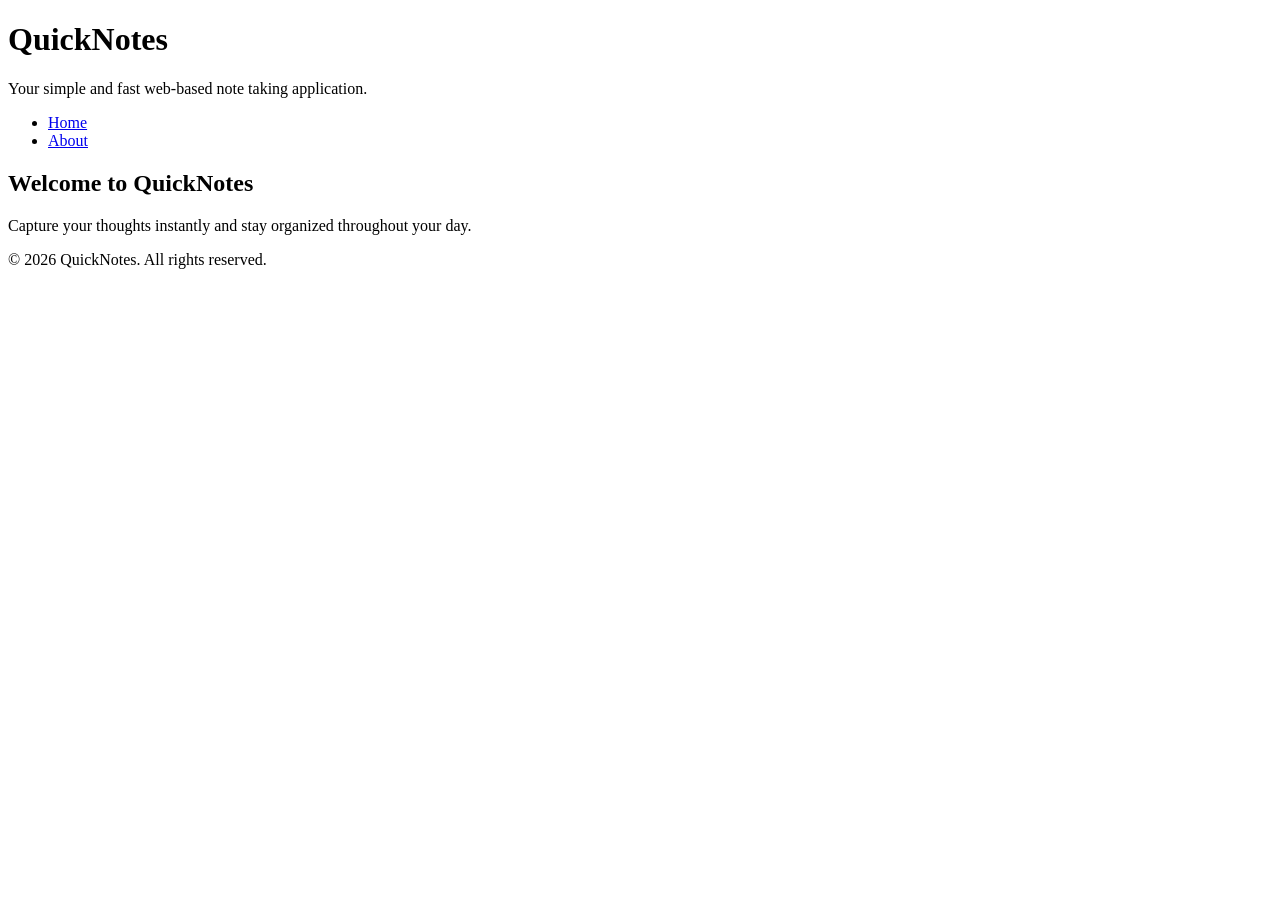
<file: day1/index.html>
<!DOCTYPE html>
<html lang="en">
<head>
  <meta charset="UTF-8">
  <meta name="viewport" content="width=device-width, initial-scale=1.0">
  <title>QuickNotes - Home</title>
</head>
<body>

  <header>
    <h1>QuickNotes</h1>
    <p>Your simple and fast web-based note taking application.</p>
    <nav>
      <ul>
        <li><a href="index.html">Home</a></li>
        <li><a href="about.html">About</a></li>
      </ul>
    </nav>
  </header>

  <main>
    <section>
      <h2>Welcome to QuickNotes</h2>
      <p>Capture your thoughts instantly and stay organized throughout your day.</p>
    </section>
  </main>

  <footer>
    <p>&copy; 2026 QuickNotes. All rights reserved.</p>
  </footer>

</body>
</html>
</file>
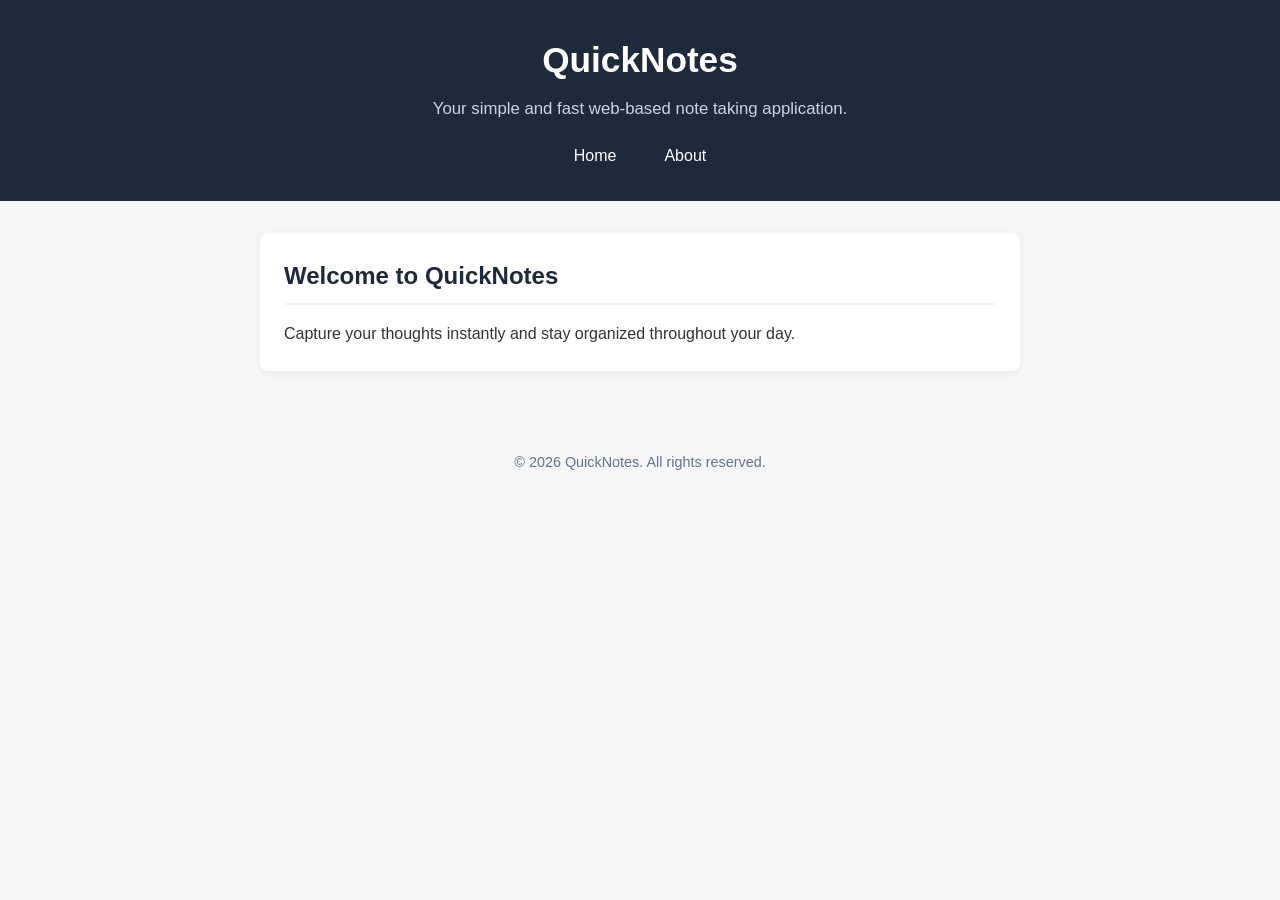
<file: day2/index.html>
<!DOCTYPE html>
<html lang="en">
<head>
  <meta charset="UTF-8">
  <meta name="viewport" content="width=device-width, initial-scale=1.0">
  <title>QuickNotes - Home</title>
  <link rel="stylesheet" href="style.css">
</head>
<body>

  <header>
    <h1>QuickNotes</h1>
    <p>Your simple and fast web-based note taking application.</p>
    <nav>
      <ul>
        <li><a href="index.html">Home</a></li>
        <li><a href="about.html">About</a></li>
      </ul>
    </nav>
  </header>

  <main>
    <section>
      <h2>Welcome to QuickNotes</h2>
      <p>Capture your thoughts instantly and stay organized throughout your day.</p>
    </section>
  </main>

  <footer>
    <p>&copy; 2026 QuickNotes. All rights reserved.</p>
  </footer>

</body>
</html>
</file>
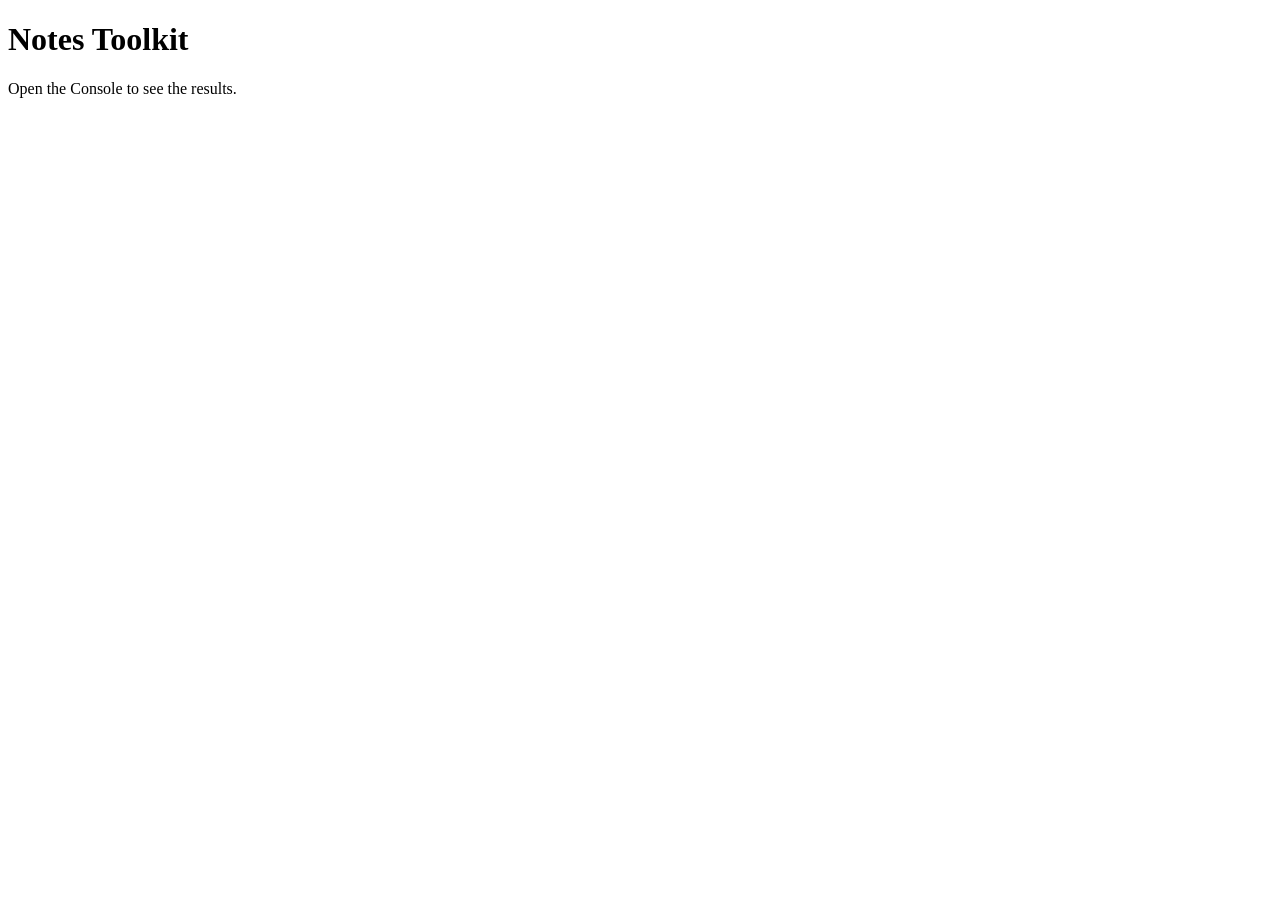
<file: day3/index.html>
<!DOCTYPE html>
<html lang="en">
<head>
  <meta charset="UTF-8">
  <meta name="viewport" content="width=device-width, initial-scale=1.0">
  <title>Notes Toolkit</title>
  <script src="script.js" defer></script>
</head>
<body>
  <h1>Notes Toolkit</h1>
  <p>Open the Console to see the results.</p>
</body>
</html>
</file>
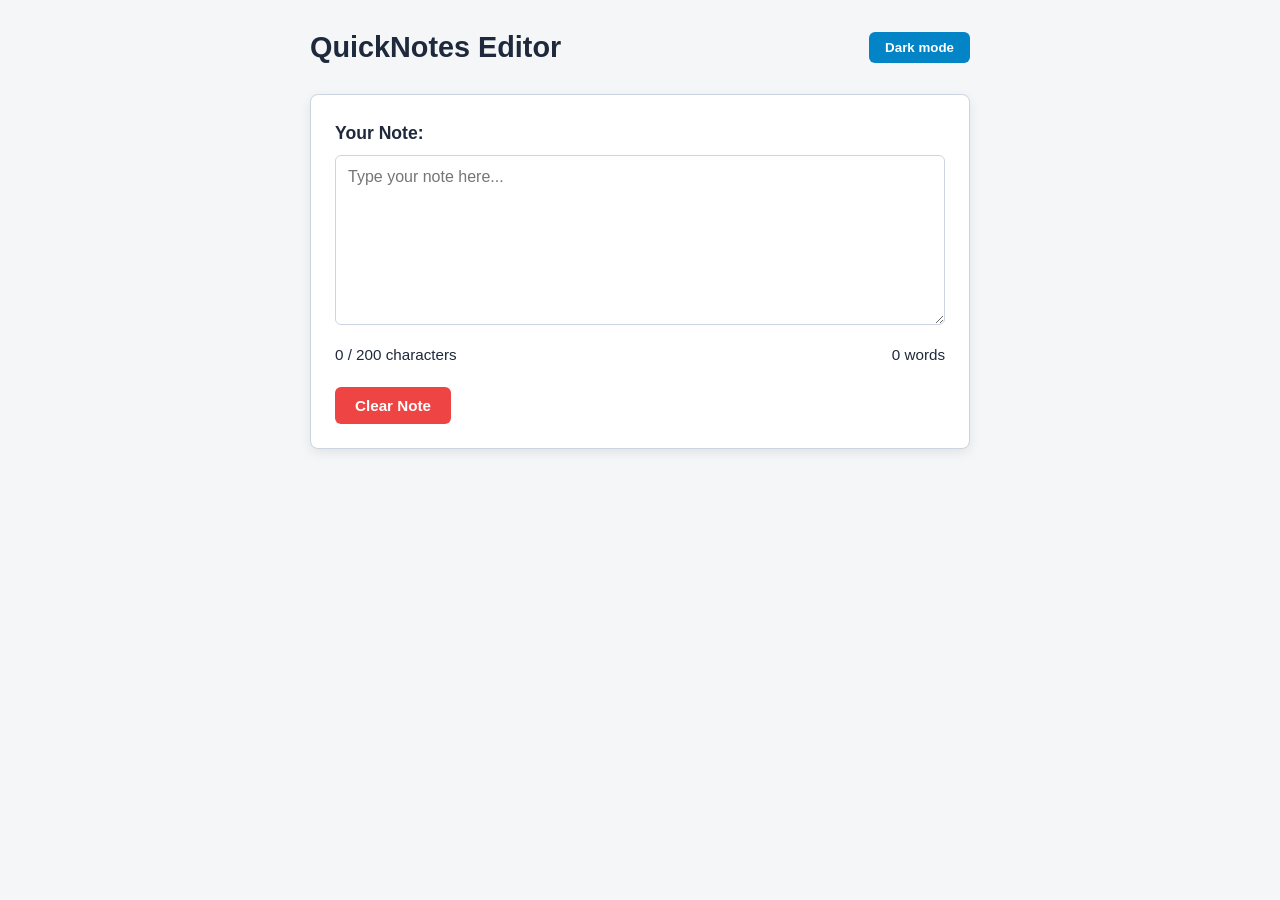
<file: day4/index.html>
<!DOCTYPE html>
<html lang="en">
<head>
  <meta charset="UTF-8">
  <meta name="viewport" content="width=device-width, initial-scale=1.0">
  <title>QuickNotes - Note Editor</title>
  <link rel="stylesheet" href="style.css">
  <script src="script.js" defer></script>
</head>
<body>

  <header>
    <h1>QuickNotes Editor</h1>
    <button id="theme-toggle" type="button">Dark mode</button>
  </header>

  <main>
    <section class="editor-section">
      <p>
        <label for="note-text"><strong>Your Note:</strong></label>
      </p>
      <textarea id="note-text" rows="8" placeholder="Type your note here..."></textarea>

      <div class="counter-container">
        <p id="char-count">0 / 200 characters</p>
        <p id="word-count">0 words</p>
      </div>

      <div class="actions">
        <button id="clear-btn" type="button">Clear Note</button>
      </div>
    </section>
  </main>

</body>
</html>
</file>
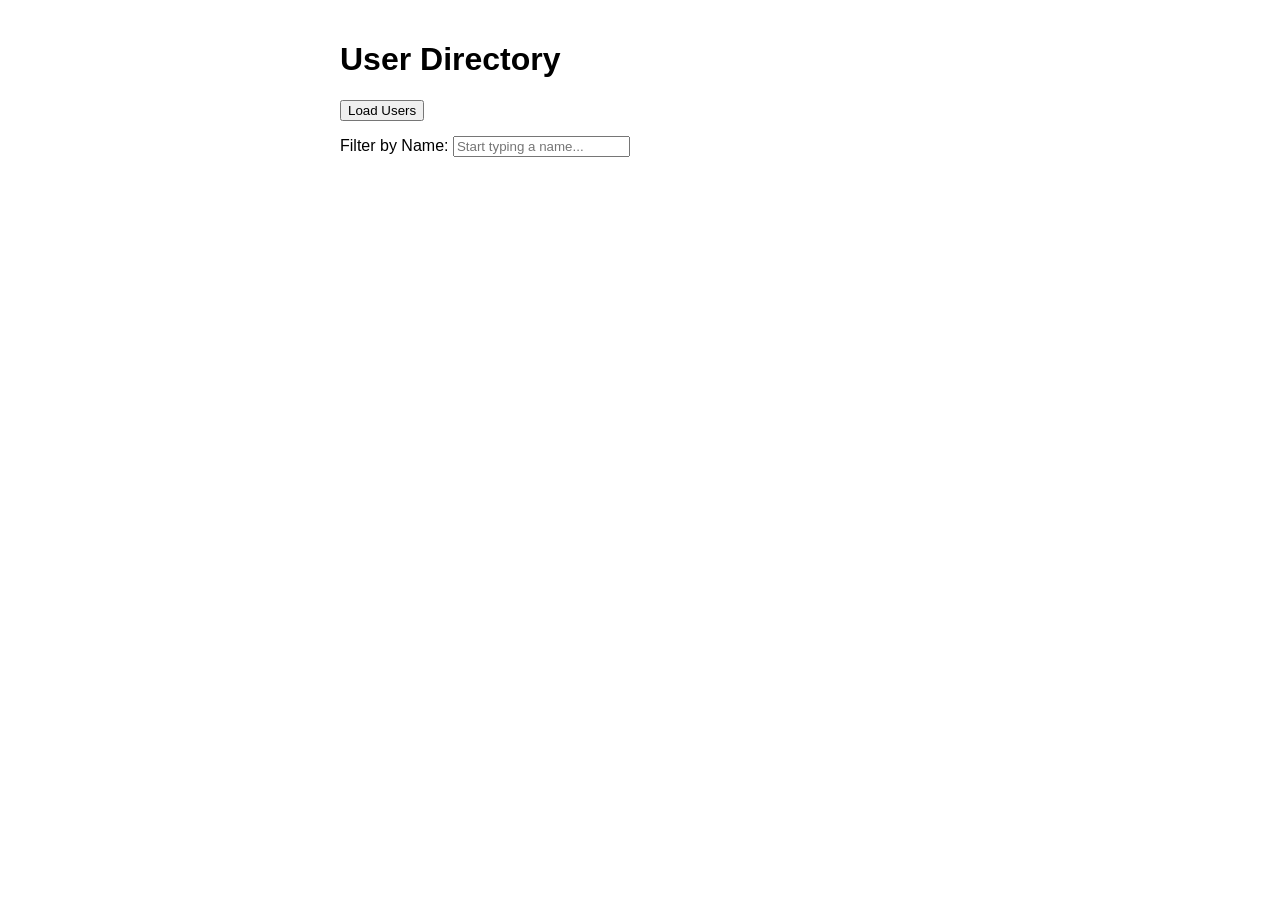
<file: day5/index.html>
<!DOCTYPE html>
<html lang="en">
<head>
  <meta charset="UTF-8">
  <meta name="viewport" content="width=device-width, initial-scale=1.0">
  <title>Day 5: User Directory</title>
  <script src="users.js" defer></script>
  <style>
    body { font-family: sans-serif; padding: 20px; max-width: 600px; margin: auto; }
    .form-group { margin: 15px 0; }
    .user-card { border: 1px solid #ccc; padding: 15px; margin-bottom: 10px; border-radius: 5px; }
    .user-card h3 { margin-top: 0; }
  </style>
</head>
<body>
  <h1>User Directory</h1>
  
  <button id="load-users">Load Users</button>

  <div class="form-group">
    <label for="filter-input">Filter by Name:</label>
    <input type="text" id="filter-input" placeholder="Start typing a name...">
  </div>

  <p id="status"></p>

  <ul id="users-list" style="list-style-type: none; padding: 0;"></ul>
</body>
</html>
</file>
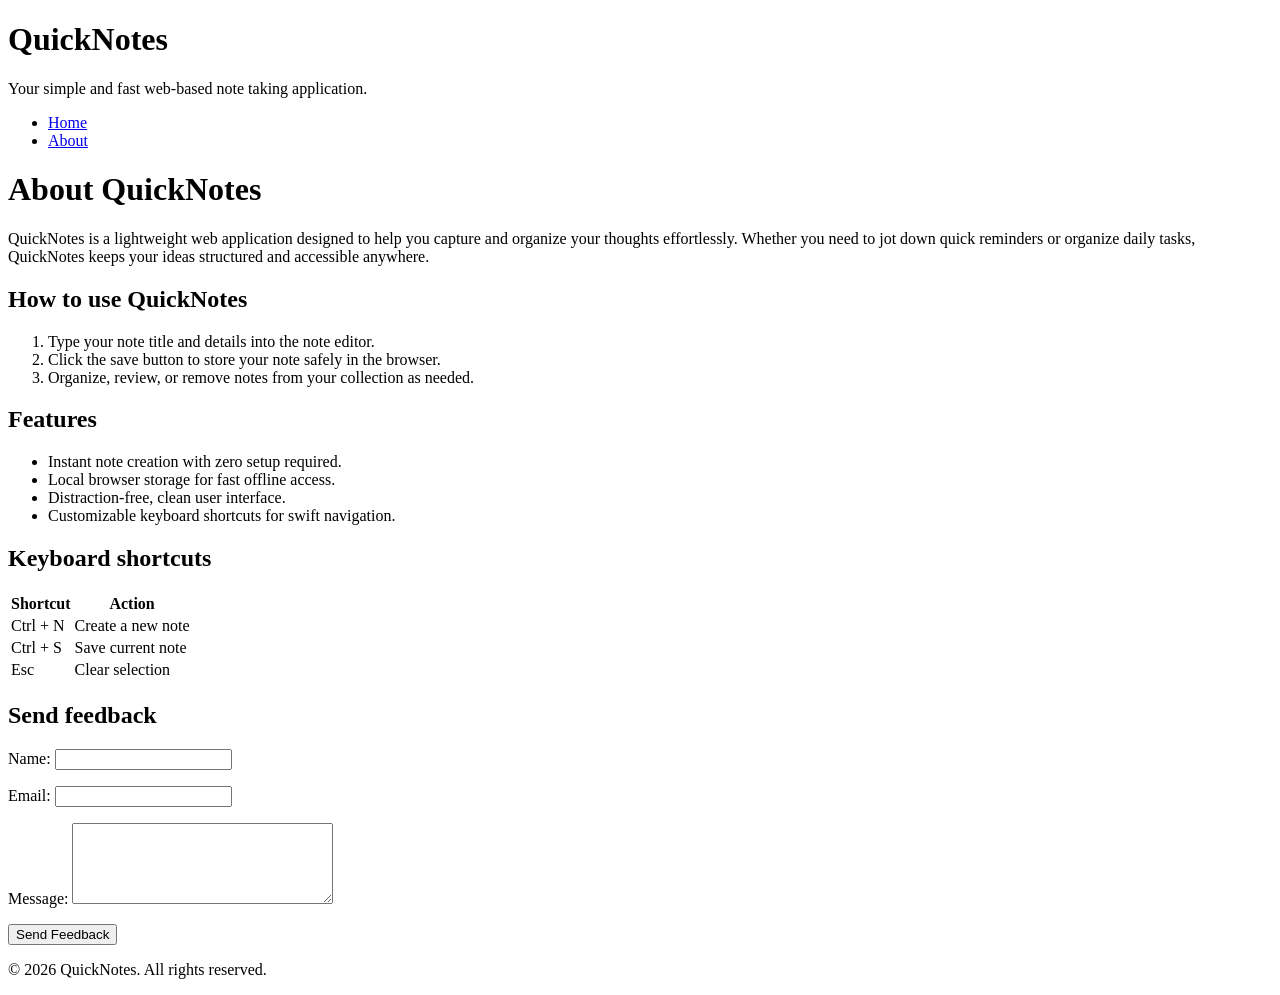
<file: day1/about.html>
<!DOCTYPE html>
<html lang="en">
<head>
  <meta charset="UTF-8">
  <meta name="viewport" content="width=device-width, initial-scale=1.0">
  <title>About - QuickNotes</title>
</head>
<body>

  <header>
    <h1>QuickNotes</h1>
    <p>Your simple and fast web-based note taking application.</p>
    <nav>
      <ul>
        <li><a href="index.html">Home</a></li>
        <li><a href="about.html">About</a></li>
      </ul>
    </nav>
  </header>

  <main>
    <h1>About QuickNotes</h1>
    <p>QuickNotes is a lightweight web application designed to help you capture and organize your thoughts effortlessly. Whether you need to jot down quick reminders or organize daily tasks, QuickNotes keeps your ideas structured and accessible anywhere.</p>

    <section>
      <h2>How to use QuickNotes</h2>
      <ol>
        <li>Type your note title and details into the note editor.</li>
        <li>Click the save button to store your note safely in the browser.</li>
        <li>Organize, review, or remove notes from your collection as needed.</li>
      </ol>
    </section>

    <section>
      <h2>Features</h2>
      <ul>
        <li>Instant note creation with zero setup required.</li>
        <li>Local browser storage for fast offline access.</li>
        <li>Distraction-free, clean user interface.</li>
        <li>Customizable keyboard shortcuts for swift navigation.</li>
      </ul>
    </section>

    <section>
      <h2>Keyboard shortcuts</h2>
      <table>
        <thead>
          <tr>
            <th scope="col">Shortcut</th>
            <th scope="col">Action</th>
          </tr>
        </thead>
        <tbody>
          <tr>
            <td>Ctrl + N</td>
            <td>Create a new note</td>
          </tr>
          <tr>
            <td>Ctrl + S</td>
            <td>Save current note</td>
          </tr>
          <tr>
            <td>Esc</td>
            <td>Clear selection</td>
          </tr>
        </tbody>
      </table>
    </section>

    <section>
      <h2>Send feedback</h2>
      <form action="#" method="post">
        <p>
          <label for="name">Name:</label>
          <input type="text" id="name" name="name" required>
        </p>
        <p>
          <label for="email">Email:</label>
          <input type="email" id="email" name="email" required>
        </p>
        <p>
          <label for="message">Message:</label>
          <textarea id="message" name="message" rows="5" cols="30" required></textarea>
        </p>
        <p>
          <button type="submit">Send Feedback</button>
        </p>
      </form>
    </section>
  </main>

  <footer>
    <p>&copy; 2026 QuickNotes. All rights reserved.</p>
  </footer>

</body>
</html>
</file>
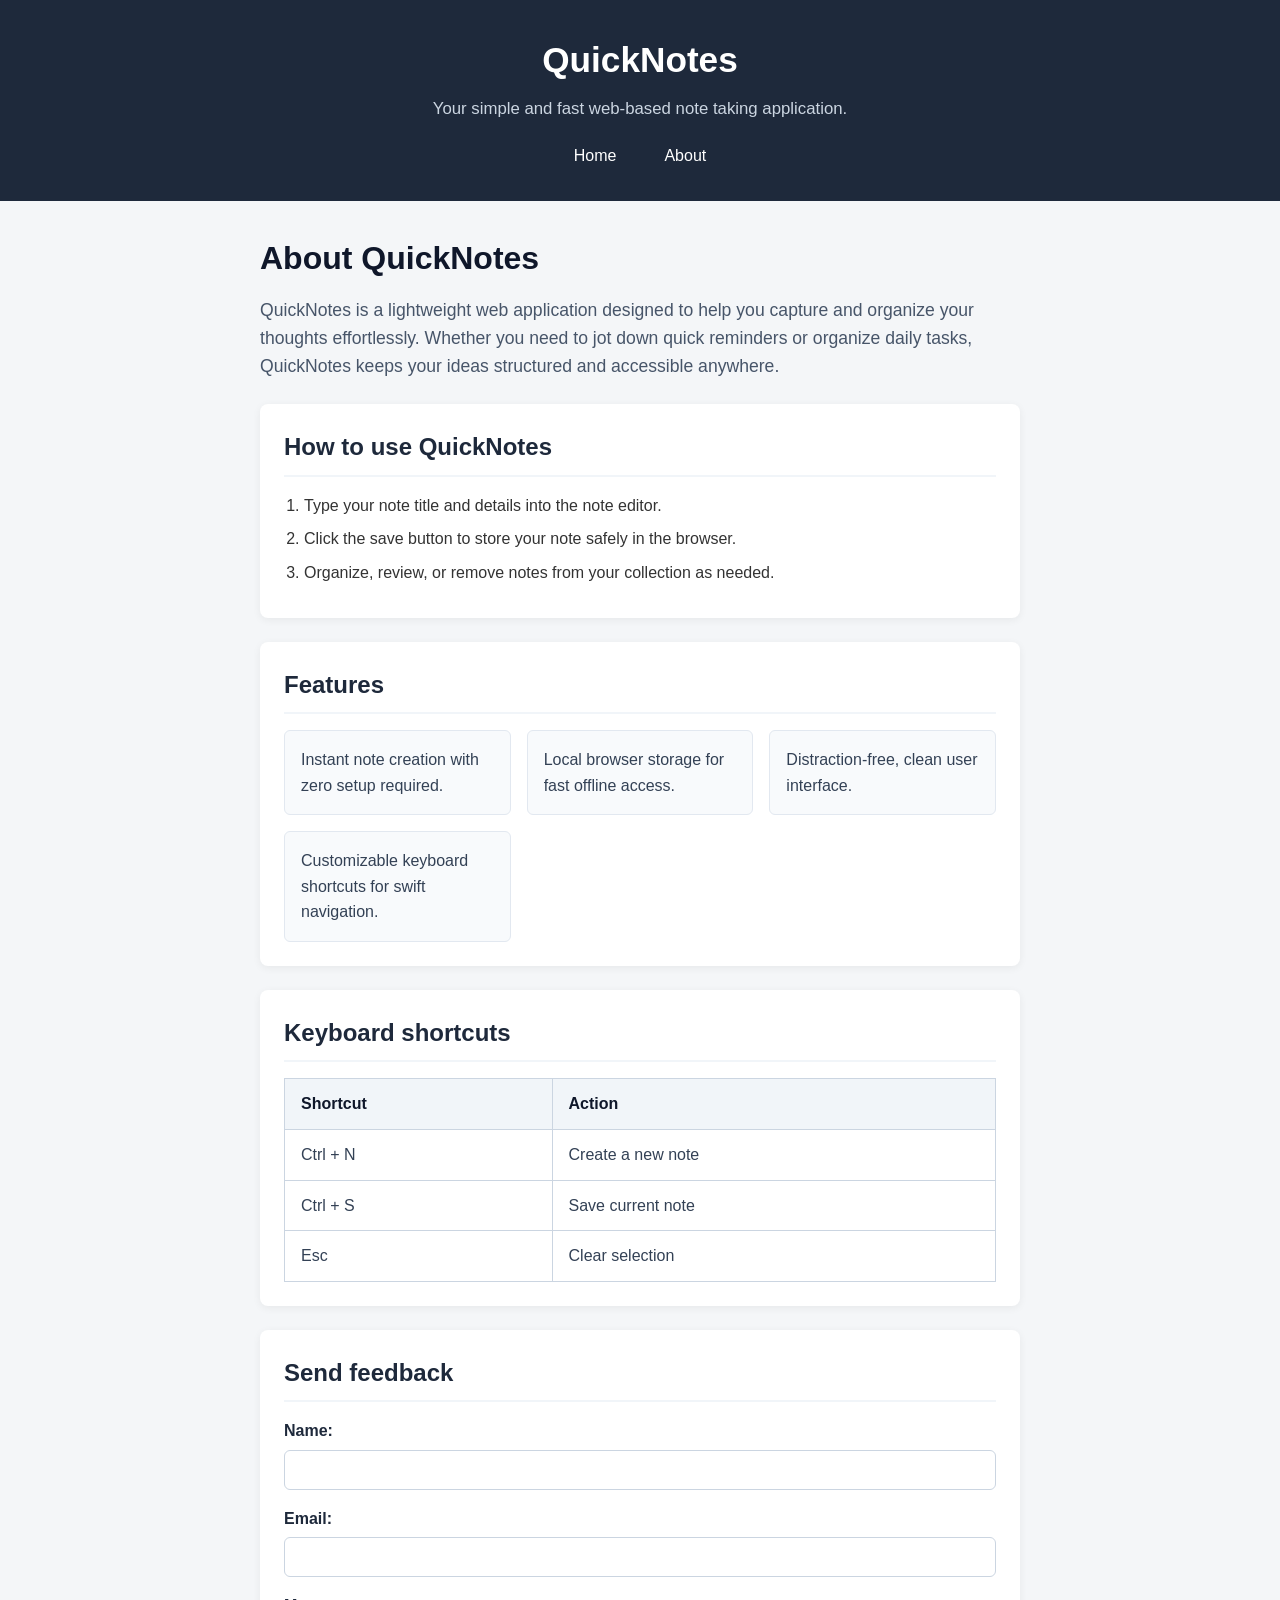
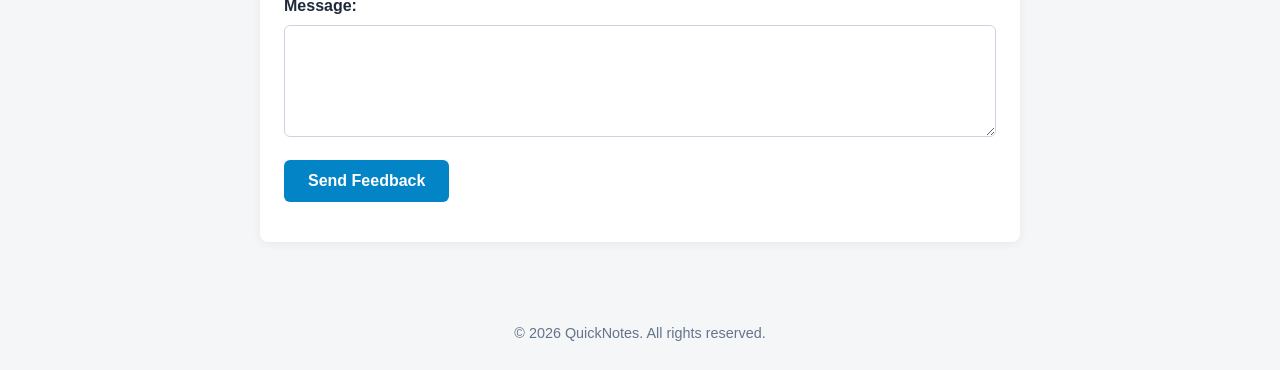
<file: day2/about.html>
<!DOCTYPE html>
<html lang="en">
<head>
  <meta charset="UTF-8">
  <meta name="viewport" content="width=device-width, initial-scale=1.0">
  <title>About - QuickNotes</title>
  <link rel="stylesheet" href="style.css">
</head>
<body>

  <header>
    <h1>QuickNotes</h1>
    <p>Your simple and fast web-based note taking application.</p>
    <nav>
      <ul>
        <li><a href="index.html">Home</a></li>
        <li><a href="about.html">About</a></li>
      </ul>
    </nav>
  </header>

  <main>
    <h1>About QuickNotes</h1>
    <p>QuickNotes is a lightweight web application designed to help you capture and organize your thoughts effortlessly. Whether you need to jot down quick reminders or organize daily tasks, QuickNotes keeps your ideas structured and accessible anywhere.</p>

    <section>
      <h2>How to use QuickNotes</h2>
      <ol>
        <li>Type your note title and details into the note editor.</li>
        <li>Click the save button to store your note safely in the browser.</li>
        <li>Organize, review, or remove notes from your collection as needed.</li>
      </ol>
    </section>

    <section>
      <h2>Features</h2>
      <ul class="features">
        <li>Instant note creation with zero setup required.</li>
        <li>Local browser storage for fast offline access.</li>
        <li>Distraction-free, clean user interface.</li>
        <li>Customizable keyboard shortcuts for swift navigation.</li>
      </ul>
    </section>

    <section>
      <h2>Keyboard shortcuts</h2>
      <table>
        <thead>
          <tr>
            <th scope="col">Shortcut</th>
            <th scope="col">Action</th>
          </tr>
        </thead>
        <tbody>
          <tr>
            <td>Ctrl + N</td>
            <td>Create a new note</td>
          </tr>
          <tr>
            <td>Ctrl + S</td>
            <td>Save current note</td>
          </tr>
          <tr>
            <td>Esc</td>
            <td>Clear selection</td>
          </tr>
        </tbody>
      </table>
    </section>

    <section>
      <h2>Send feedback</h2>
      <form action="#" method="post">
        <p>
          <label for="name">Name:</label>
          <input type="text" id="name" name="name" required>
        </p>
        <p>
          <label for="email">Email:</label>
          <input type="email" id="email" name="email" required>
        </p>
        <p>
          <label for="message">Message:</label>
          <textarea id="message" name="message" rows="5" cols="30" required></textarea>
        </p>
        <p>
          <button type="submit">Send Feedback</button>
        </p>
      </form>
    </section>
  </main>

  <footer>
    <p>&copy; 2026 QuickNotes. All rights reserved.</p>
  </footer>

</body>
</html>
</file>
<file: day2/style.css>
/* Reset & Base Styles */
*,
*::before,
*::after {
  box-sizing: border-box;
  margin: 0;
  padding: 0;
}

body {
  font-family: -apple-system, BlinkMacSystemFont, "Segoe UI", Roboto, Helvetica, Arial, sans-serif;
  line-height: 1.6;
  color: #333333;
  background-color: #f4f6f8;
}

/* Header & Navigation Styles */
header {
  background-color: #1e293b;
  color: #ffffff;
  padding: 32px 20px;
  text-align: center;
}

header h1 {
  font-size: 2.2rem;
  margin-bottom: 8px;
}

header p {
  font-size: 1.05rem;
  color: #cbd5e1;
  margin-bottom: 20px;
}

nav ul {
  display: flex;
  justify-content: center;
  align-items: center;
  gap: 16px;
  list-style: none;
  padding: 0;
}

nav a {
  color: #ffffff;
  text-decoration: none;
  font-weight: 500;
  padding: 8px 16px;
  border-radius: 6px;
  transition: background-color 0.3s ease, color 0.3s ease;
}

nav a:hover {
  background-color: #334155;
  color: #38bdf8;
}

/* Main Container & Section Cards */
main {
  max-width: 800px;
  margin: 0 auto;
  padding: 32px 20px;
}

main > h1 {
  margin-bottom: 12px;
  color: #0f172a;
}

main > p {
  margin-bottom: 24px;
  color: #475569;
  font-size: 1.1rem;
}

section {
  background-color: #ffffff;
  border-radius: 8px;
  padding: 24px;
  margin-bottom: 24px;
  box-shadow: 0 2px 8px rgba(0, 0, 0, 0.06);
}

section h2 {
  color: #1e293b;
  margin-bottom: 16px;
  border-bottom: 2px solid #f1f5f9;
  padding-bottom: 8px;
}

section ol {
  padding-left: 20px;
}

section ol li {
  margin-bottom: 8px;
}

/* Features List - Responsive Grid Cards */
ul.features {
  display: grid;
  grid-template-columns: repeat(auto-fit, minmax(180px, 1fr));
  gap: 16px;
  list-style: none;
  padding: 0;
}

ul.features li {
  background-color: #f8fafc;
  border: 1px solid #e2e8f0;
  border-radius: 6px;
  padding: 16px;
  font-weight: 500;
  color: #334155;
}

/* Keyboard Shortcuts Table */
table {
  width: 100%;
  border-collapse: collapse;
  margin-top: 12px;
}

th,
td {
  border: 1px solid #cbd5e1;
  padding: 12px 16px;
  text-align: left;
}

th {
  background-color: #f1f5f9;
  color: #0f172a;
  font-weight: 600;
}

td {
  color: #334155;
}

/* Feedback Form Styles */
form p {
  margin-bottom: 16px;
}

form label {
  display: block;
  margin-bottom: 6px;
  font-weight: 600;
  color: #1e293b;
}

form input[type="text"],
form input[type="email"],
form textarea {
  width: 100%;
  padding: 10px 14px;
  border: 1px solid #cbd5e1;
  border-radius: 6px;
  font-size: 1rem;
  font-family: inherit;
  transition: border-color 0.2s ease, box-shadow 0.2s ease;
}

form input[type="text"]:focus,
form input[type="email"]:focus,
form textarea:focus {
  outline: none;
  border-color: #0284c7;
  box-shadow: 0 0 0 3px rgba(2, 132, 199, 0.15);
}

button[type="submit"] {
  background-color: #0284c7;
  color: #ffffff;
  border: none;
  padding: 12px 24px;
  border-radius: 6px;
  font-size: 1rem;
  font-weight: 600;
  cursor: pointer;
  transition: background-color 0.3s ease, transform 0.1s ease;
}

button[type="submit"]:hover {
  background-color: #0369a1;
  transform: translateY(-1px);
}

/* Footer Styles */
footer {
  text-align: center;
  padding: 24px 20px;
  color: #64748b;
  font-size: 0.9rem;
}

/* Responsive Media Query for Small Screens */
@media (max-width: 600px) {
  header {
    padding: 20px 16px;
  }

  header h1 {
    font-size: 1.6rem;
  }

  header p {
    font-size: 0.95rem;
    margin-bottom: 16px;
  }

  main {
    padding: 16px 12px;
  }

  section {
    padding: 16px;
  }
}
</file>
<file: day4/style.css>
/* CSS Variables for Light and Dark Themes */
:root {
  --bg-color: #f4f6f8;
  --text-color: #1e293b;
  --card-bg: #ffffff;
  --border-color: #cbd5e1;
  --primary-btn-bg: #0284c7;
  --primary-btn-text: #ffffff;
  --clear-btn-bg: #ef4444;
  --clear-btn-text: #ffffff;
  --input-bg: #ffffff;
  --shadow-color: rgba(0, 0, 0, 0.08);
}

/* Dark Theme Overrides */
body.dark {
  --bg-color: #0f172a;
  --text-color: #f1f5f9;
  --card-bg: #1e293b;
  --border-color: #475569;
  --primary-btn-bg: #38bdf8;
  --primary-btn-text: #0f172a;
  --clear-btn-bg: #f87171;
  --clear-btn-text: #0f172a;
  --input-bg: #334155;
  --shadow-color: rgba(0, 0, 0, 0.4);
}

/* Base Reset & Layout */
*,
*::before,
*::after {
  box-sizing: border-box;
  margin: 0;
  padding: 0;
}

body {
  font-family: -apple-system, BlinkMacSystemFont, "Segoe UI", Roboto, Helvetica, Arial, sans-serif;
  background-color: var(--bg-color);
  color: var(--text-color);
  line-height: 1.6;
  min-height: 100vh;
  transition: background-color 0.3s ease, color 0.3s ease;
}

header {
  display: flex;
  justify-content: space-between;
  align-items: center;
  max-width: 700px;
  margin: 0 auto;
  padding: 24px 20px 12px 20px;
}

header h1 {
  font-size: 1.8rem;
}

#theme-toggle {
  background-color: var(--primary-btn-bg);
  color: var(--primary-btn-text);
  border: none;
  padding: 8px 16px;
  border-radius: 6px;
  font-weight: 600;
  cursor: pointer;
  transition: background-color 0.3s ease, transform 0.1s ease;
}

#theme-toggle:hover {
  opacity: 0.9;
  transform: translateY(-1px);
}

main {
  max-width: 700px;
  margin: 0 auto;
  padding: 12px 20px 40px 20px;
}

.editor-section {
  background-color: var(--card-bg);
  border: 1px solid var(--border-color);
  border-radius: 8px;
  padding: 24px;
  box-shadow: 0 4px 12px var(--shadow-color);
  transition: background-color 0.3s ease, border-color 0.3s ease;
}

label {
  display: block;
  margin-bottom: 8px;
  font-size: 1.1rem;
}

textarea {
  width: 100%;
  padding: 12px;
  border: 1px solid var(--border-color);
  border-radius: 6px;
  background-color: var(--input-bg);
  color: var(--text-color);
  font-family: inherit;
  font-size: 1rem;
  resize: vertical;
  transition: border-color 0.2s ease, background-color 0.3s ease;
}

textarea:focus {
  outline: none;
  border-color: var(--primary-btn-bg);
}

.counter-container {
  display: flex;
  justify-content: space-between;
  margin-top: 10px;
  font-size: 0.95rem;
  font-weight: 500;
}

/* Character Counter Warning & Over States */
#char-count.warning {
  color: #f97316; /* Orange text when > 180 chars */
}

#char-count.over {
  color: #ef4444; /* Red text when > 200 chars */
  font-weight: bold;
}

.actions {
  margin-top: 20px;
}

#clear-btn {
  background-color: var(--clear-btn-bg);
  color: var(--clear-btn-text);
  border: none;
  padding: 10px 20px;
  border-radius: 6px;
  font-size: 0.95rem;
  font-weight: 600;
  cursor: pointer;
  transition: background-color 0.3s ease, transform 0.1s ease;
}

#clear-btn:hover {
  opacity: 0.9;
  transform: translateY(-1px);
}
</file>
